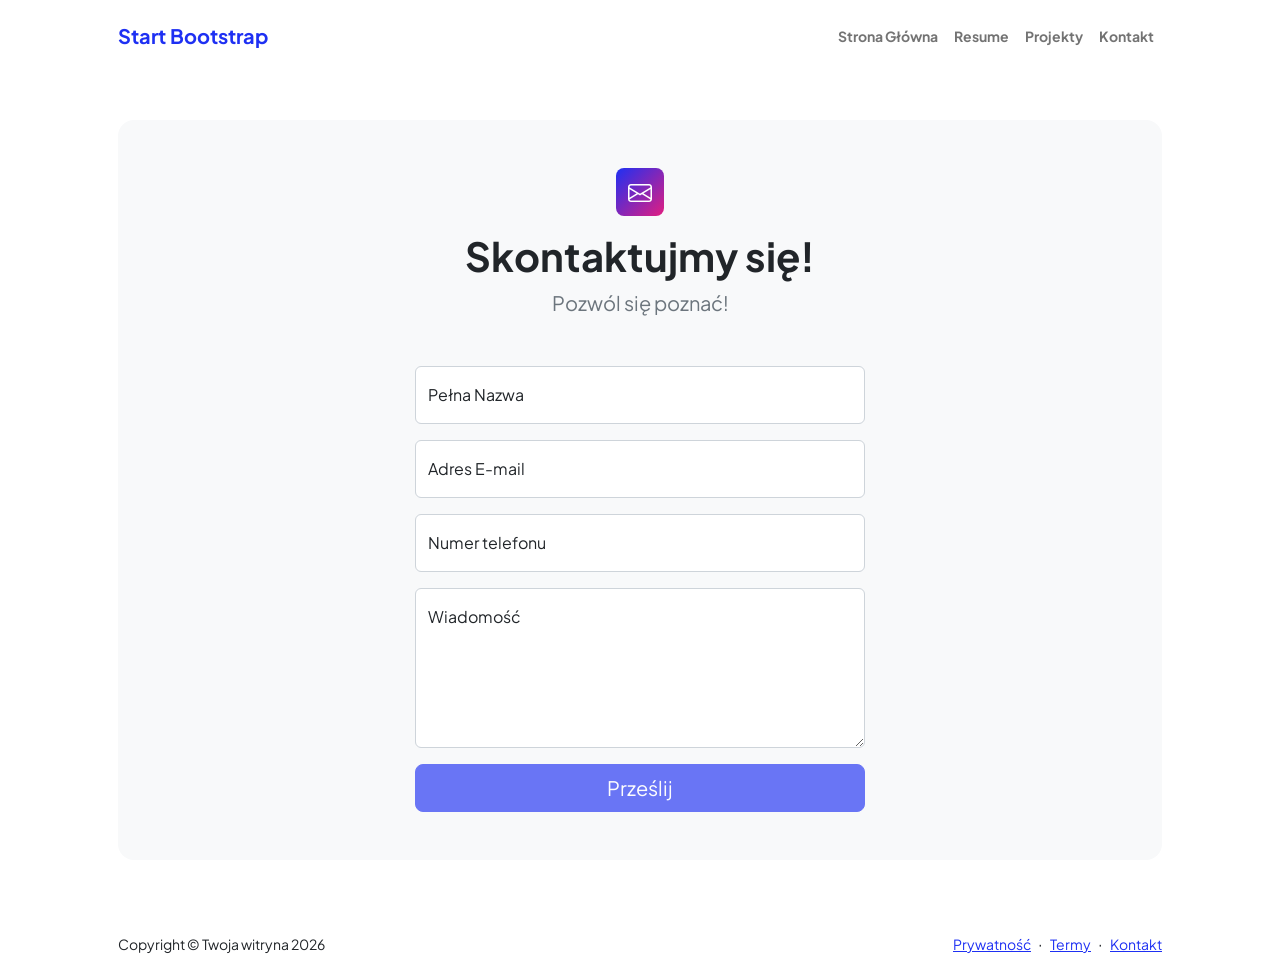
<file: contact.html>
<!DOCTYPE html>
<html lang="en">
    <head>
        <meta charset="utf-8" />
        <meta name="viewport" content="width=device-width, initial-scale=1, shrink-to-fit=no" />
        <meta name="description" content />
        <meta name="author" content />
        <title>Modern Business - Start Bootstrap Template</title>
        <!-- Favicon-->
        <link rel="icon" type="image/x-icon" href="assets/favicon.ico" />
        <!-- Custom Google font-->
        <link rel="preconnect" href="https://fonts.googleapis.com" />
        <link rel="preconnect" href="https://fonts.gstatic.com" crossorigin />
        <link href="https://fonts.googleapis.com/css2?family=Plus+Jakarta+Sans:wght@100;200;300;400;500;600;700;800;900&amp;display=swap" rel="stylesheet" />
        <!-- Bootstrap icons-->
        <link href="https://cdn.jsdelivr.net/npm/bootstrap-icons@1.8.1/font/bootstrap-icons.css" rel="stylesheet" />
        <!-- Core theme CSS (includes Bootstrap)-->
        <link href="css/styles.css" rel="stylesheet" />
    </head>
    <body class="d-flex flex-column">
        <main class="flex-shrink-0">
            <!-- Navigation-->
            <nav class="navbar navbar-expand-lg navbar-light bg-white py-3">
                <div class="container px-5">
                    <a class="navbar-brand" href="index.html"><span class="fw-bolder text-primary">Start Bootstrap</span></a>
                    <button class="navbar-toggler" type="button" data-bs-toggle="collapse" data-bs-target="#navbarSupportedContent" aria-controls="navbarSupportedContent" aria-expanded="false" aria-label="Toggle navigation"><span class="navbar-toggler-icon"></span></button>
                    <div class="collapse navbar-collapse" id="navbarSupportedContent">
                        <ul class="navbar-nav ms-auto mb-2 mb-lg-0 small fw-bolder">
                            <li class="nav-item"><a class="nav-link" href="index.html">Strona Główna</a></li>
                            <li class="nav-item"><a class="nav-link" href="resume.html">Resume</a></li>
                            <li class="nav-item"><a class="nav-link" href="projects.html">Projekty</a></li>
                            <li class="nav-item"><a class="nav-link" href="contact.html">Kontakt</a></li>
                        </ul>
                    </div>
                </div>
            </nav>
            <!-- Page content-->
            <section class="py-5">
                <div class="container px-5">
                    <!-- Contact form-->
                    <div class="bg-light rounded-4 py-5 px-4 px-md-5">
                        <div class="text-center mb-5">
                            <div class="feature bg-primary bg-gradient-primary-to-secondary text-white rounded-3 mb-3"><i class="bi bi-envelope"></i></div>
                            <h1 class="fw-bolder">Skontaktujmy się!</h1>
                            <p class="lead fw-normal text-muted mb-0">Pozwól się poznać!</p>
                        </div>
                        <div class="row gx-5 justify-content-center">
                            <div class="col-lg-8 col-xl-6">
                                <!-- * * * * * * * * * * * * * * *-->
                                <!-- * * SB Forms Contact Form * *-->
                                <!-- * * * * * * * * * * * * * * *-->
                                <!-- This form is pre-integrated with SB Forms.-->
                                <!-- To make this form functional, sign up at-->
                                <!-- https://startbootstrap.com/solution/contact-forms-->
                                <!-- to get an API token!-->
                                <form id="contactForm" data-sb-form-api-token="API_TOKEN">
                                    <!-- Name input-->
                                    <div class="form-floating mb-3">
                                        <input class="form-control" id="name" type="text" placeholder="Enter your name..." data-sb-validations="required" />
                                        <label for="name">Pełna Nazwa</label>
                                        <div class="invalid-feedback" data-sb-feedback="name:required">Nazwa jest potrzebna.</div>
                                    </div>
                                    <!-- Email address input-->
                                    <div class="form-floating mb-3">
                                        <input class="form-control" id="email" type="email" placeholder="name@example.com" data-sb-validations="required,email" />
                                        <label for="email">Adres E-mail</label>
                                        <div class="invalid-feedback" data-sb-feedback="email:required">Potrzebuje system twój Email.</div>
                                        <div class="invalid-feedback" data-sb-feedback="email:email">To nie jest prawidłowy Email.</div>
                                    </div>
                                    <!-- Phone number input-->
                                    <div class="form-floating mb-3">
                                        <input class="form-control" id="phone" type="tel" placeholder="(123) 456-7890" data-sb-validations="required" />
                                        <label for="phone">Numer telefonu</label>
                                        <div class="invalid-feedback" data-sb-feedback="phone:required">Numer telefonu jest potrzebna.</div>
                                    </div>
                                    <!-- Message input-->
                                    <div class="form-floating mb-3">
                                        <textarea class="form-control" id="message" type="text" placeholder="Enter your message here..." style="height: 10rem" data-sb-validations="required"></textarea>
                                        <label for="message">Wiadomość</label>
                                        <div class="invalid-feedback" data-sb-feedback="message:required">Nie bądz taki, wyslij mi wiadomość!</div>
                                    </div>
                                    <!-- Submit success message-->
                                    <!---->
                                    <!-- This is what your users will see when the form-->
                                    <!-- has successfully submitted-->
                                    <div class="d-none" id="submitSuccessMessage">
                                        <div class="text-center mb-3">
                                            <div class="fw-bolder">Twoja forma powiodła się! Dziękujemy.</div>
                                            Zeby zaaktywować tą formę, przejdz na strone nazwaną 
                                            <br />
                                            <a href="https://startbootstrap.com/solution/contact-forms">https://startbootstrap.com/solution/contact-forms</a>
                                        </div>
                                    </div>
                                    <!-- Submit error message-->
                                    <!---->
                                    <!-- This is what your users will see when there is-->
                                    <!-- an error submitting the form-->
                                    <div class="d-none" id="submitErrorMessage"><div class="text-center text-danger mb-3">Ups, nie mogło wysłać wiadomość, sprówój znowu!</div></div>
                                    <!-- Submit Button-->
                                    <div class="d-grid"><button class="btn btn-primary btn-lg disabled" id="submitButton" type="submit">Prześlij</button></div>
                                </form>
                            </div>
                        </div>
                    </div>
                </div>
            </section>
        </main>
        <!-- Footer-->
        <footer class="bg-white py-4 mt-auto">
            <div class="container px-5">
                <div class="row align-items-center justify-content-between flex-column flex-sm-row">
                    <div class="col-auto"><div class="small m-0">Copyright &copy; Twoja witryna 2026</div></div>
                    <div class="col-auto">
                        <a class="small" href="#!">Prywatność</a>
                        <span class="mx-1">&middot;</span>
                        <a class="small" href="#!">Termy</a>
                        <span class="mx-1">&middot;</span>
                        <a class="small" href="#!">Kontakt</a>
                    </div>
                </div>
            </div>
        </footer>
        <!-- Bootstrap core JS-->
        <script src="https://cdn.jsdelivr.net/npm/bootstrap@5.2.3/dist/js/bootstrap.bundle.min.js"></script>
        <!-- Core theme JS-->
        <script src="js/scripts.js"></script>
        <!-- * * * * * * * * * * * * * * * * * * * * * * * * * * * * * * * * * * * * * * * *-->
        <!-- * *                               SB Forms JS                               * *-->
        <!-- * * Activate your form at https://startbootstrap.com/solution/contact-forms * *-->
        <!-- * * * * * * * * * * * * * * * * * * * * * * * * * * * * * * * * * * * * * * * *-->
        <script src="https://cdn.startbootstrap.com/sb-forms-latest.js"></script>
    </body>
</html>
</file>
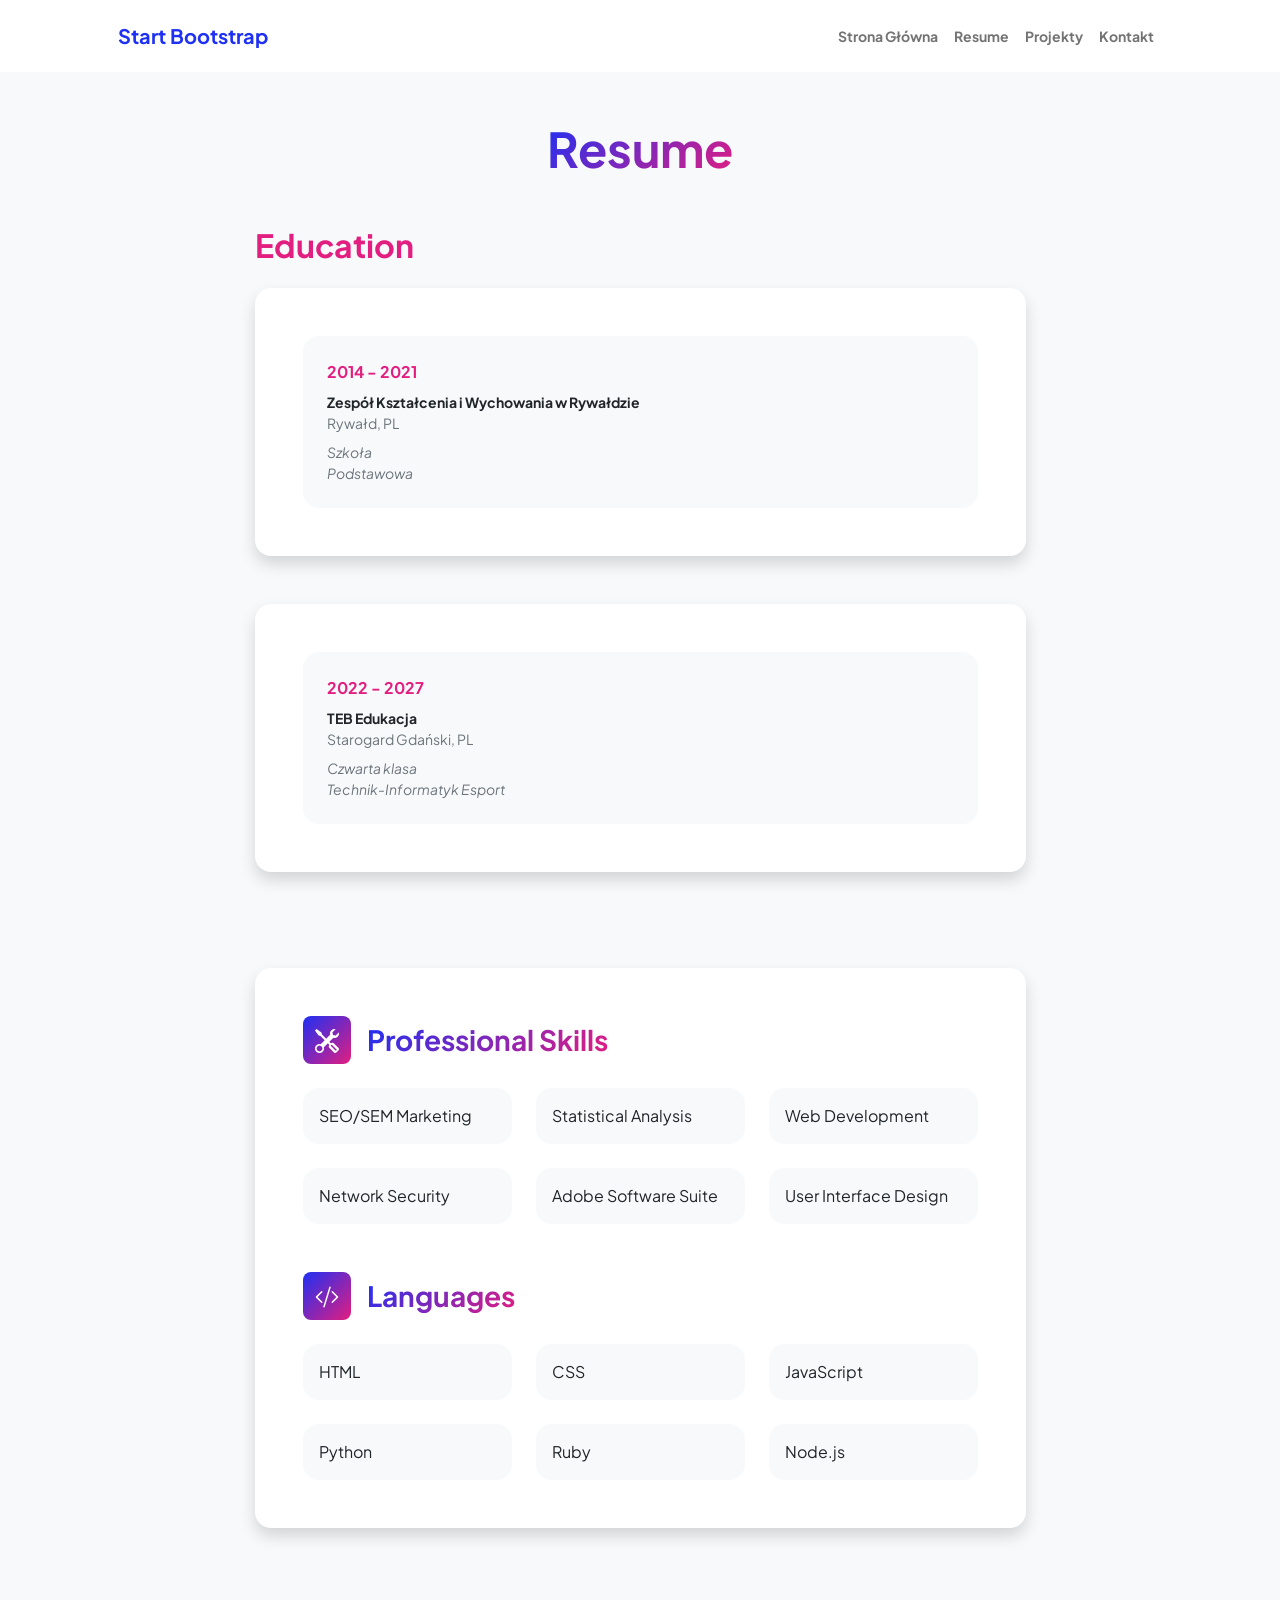
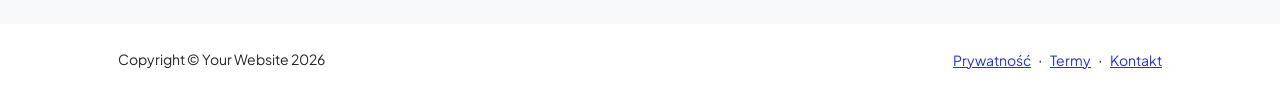
<file: resume.html>
<!DOCTYPE html>
<html lang="en">
    <head>
        <meta charset="utf-8" />
        <meta name="viewport" content="width=device-width, initial-scale=1, shrink-to-fit=no" />
        <meta name="description" content="" />
        <meta name="author" content="" />
        <title>Personal - Start Bootstrap Template</title>
        <!-- Favicon-->
        <link rel="icon" type="image/x-icon" href="assets/favicon.ico" />
        <!-- Custom Google font-->
        <link rel="preconnect" href="https://fonts.googleapis.com" />
        <link rel="preconnect" href="https://fonts.gstatic.com" crossorigin />
        <link href="https://fonts.googleapis.com/css2?family=Plus+Jakarta+Sans:wght@100;200;300;400;500;600;700;800;900&amp;display=swap" rel="stylesheet" />
        <!-- Bootstrap icons-->
        <link href="https://cdn.jsdelivr.net/npm/bootstrap-icons@1.8.1/font/bootstrap-icons.css" rel="stylesheet" />
        <!-- Core theme CSS (includes Bootstrap)-->
        <link href="css/styles.css" rel="stylesheet" />
    </head>
    <body class="d-flex flex-column h-100 bg-light">
        <main class="flex-shrink-0">
            <!-- Navigation-->
            <nav class="navbar navbar-expand-lg navbar-light bg-white py-3">
                <div class="container px-5">
                    <a class="navbar-brand" href="index.html"><span class="fw-bolder text-primary">Start Bootstrap</span></a>
                    <button class="navbar-toggler" type="button" data-bs-toggle="collapse" data-bs-target="#navbarSupportedContent" aria-controls="navbarSupportedContent" aria-expanded="false" aria-label="Toggle navigation"><span class="navbar-toggler-icon"></span></button>
                    <div class="collapse navbar-collapse" id="navbarSupportedContent">
                        <ul class="navbar-nav ms-auto mb-2 mb-lg-0 small fw-bolder">
                            <li class="nav-item"><a class="nav-link" href="index.html">Strona Główna</a></li>
                            <li class="nav-item"><a class="nav-link" href="resume.html">Resume</a></li>
                            <li class="nav-item"><a class="nav-link" href="projects.html">Projekty</a></li>
                            <li class="nav-item"><a class="nav-link" href="contact.html">Kontakt</a></li>
                        </ul>
                    </div>
                </div>
            </nav>
            <!-- Page Content-->
            <div class="container px-5 my-5">
                <div class="text-center mb-5">
                    <h1 class="display-5 fw-bolder mb-0"><span class="text-gradient d-inline">Resume</span></h1>
                </div>
                <div class="row gx-5 justify-content-center">
                    <div class="col-lg-11 col-xl-9 col-xxl-8">
<!-- Education Section-->
                        <section>
                            <h2 class="text-secondary fw-bolder mb-4">Education</h2>
                            <!-- Education Card 1-->
                            <div class="card shadow border-0 rounded-4 mb-5">
                                <div class="card-body p-5">
                                    <div class="row align-items-center gx-5">
                                        <div class="col text-center text-lg-start mb-4 mb-lg-0">
                                            <div class="bg-light p-4 rounded-4">
                                                <div class="text-secondary fw-bolder mb-2">2014 - 2021</div>
                                                <div class="mb-2">
                                                    <div class="small fw-bolder">Zespół Kształcenia i Wychowania w Rywałdzie</div>
                                                    <div class="small text-muted">Rywałd, PL</div>
                                                </div>
                                                <div class="fst-italic">
                                                    <div class="small text-muted">Szkoła</div>
                                                    <div class="small text-muted">Podstawowa</div>
                                                </div>
                                            </div>
                                        </div>
                                    </div>
                                </div>
                            </div>
                            <!-- Education Card 2-->
                            <div class="card shadow border-0 rounded-4 mb-5">
                                <div class="card-body p-5">
                                    <div class="row align-items-center gx-5">
                                        <div class="col text-center text-lg-start mb-4 mb-lg-0">
                                            <div class="bg-light p-4 rounded-4">
                                                <div class="text-secondary fw-bolder mb-2">2022 - 2027</div>
                                                <div class="mb-2">
                                                    <div class="small fw-bolder">TEB Edukacja</div>
                                                    <div class="small text-muted">Starogard Gdański, PL</div>
                                                </div>
                                                <div class="fst-italic">
                                                    <div class="small text-muted">Czwarta klasa</div>
                                                    <div class="small text-muted">Technik-Informatyk Esport</div>
                                                </div>
                                            </div>
                                        </div>
                                </div>
                            </div>
                        </section>
                        <!-- Divider-->
                        <div class="pb-5"></div>
                        <!-- Skills Section-->
                        <section>
                            <!-- Skillset Card-->
                            <div class="card shadow border-0 rounded-4 mb-5">
                                <div class="card-body p-5">
                                    <!-- Professional skills list-->
                                    <div class="mb-5">
                                        <div class="d-flex align-items-center mb-4">
                                            <div class="feature bg-primary bg-gradient-primary-to-secondary text-white rounded-3 me-3"><i class="bi bi-tools"></i></div>
                                            <h3 class="fw-bolder mb-0"><span class="text-gradient d-inline">Professional Skills</span></h3>
                                        </div>
                                        <div class="row row-cols-1 row-cols-md-3 mb-4">
                                            <div class="col mb-4 mb-md-0"><div class="d-flex align-items-center bg-light rounded-4 p-3 h-100">SEO/SEM Marketing</div></div>
                                            <div class="col mb-4 mb-md-0"><div class="d-flex align-items-center bg-light rounded-4 p-3 h-100">Statistical Analysis</div></div>
                                            <div class="col"><div class="d-flex align-items-center bg-light rounded-4 p-3 h-100">Web Development</div></div>
                                        </div>
                                        <div class="row row-cols-1 row-cols-md-3">
                                            <div class="col mb-4 mb-md-0"><div class="d-flex align-items-center bg-light rounded-4 p-3 h-100">Network Security</div></div>
                                            <div class="col mb-4 mb-md-0"><div class="d-flex align-items-center bg-light rounded-4 p-3 h-100">Adobe Software Suite</div></div>
                                            <div class="col"><div class="d-flex align-items-center bg-light rounded-4 p-3 h-100">User Interface Design</div></div>
                                        </div>
                                    </div>
                                    <!-- Languages list-->
                                    <div class="mb-0">
                                        <div class="d-flex align-items-center mb-4">
                                            <div class="feature bg-primary bg-gradient-primary-to-secondary text-white rounded-3 me-3"><i class="bi bi-code-slash"></i></div>
                                            <h3 class="fw-bolder mb-0"><span class="text-gradient d-inline">Languages</span></h3>
                                        </div>
                                        <div class="row row-cols-1 row-cols-md-3 mb-4">
                                            <div class="col mb-4 mb-md-0"><div class="d-flex align-items-center bg-light rounded-4 p-3 h-100">HTML</div></div>
                                            <div class="col mb-4 mb-md-0"><div class="d-flex align-items-center bg-light rounded-4 p-3 h-100">CSS</div></div>
                                            <div class="col"><div class="d-flex align-items-center bg-light rounded-4 p-3 h-100">JavaScript</div></div>
                                        </div>
                                        <div class="row row-cols-1 row-cols-md-3">
                                            <div class="col mb-4 mb-md-0"><div class="d-flex align-items-center bg-light rounded-4 p-3 h-100">Python</div></div>
                                            <div class="col mb-4 mb-md-0"><div class="d-flex align-items-center bg-light rounded-4 p-3 h-100">Ruby</div></div>
                                            <div class="col"><div class="d-flex align-items-center bg-light rounded-4 p-3 h-100">Node.js</div></div>
                                        </div>
                                    </div>
                                </div>
                            </div>
                        </section>
                    </div>
                </div>
            </div>
        </main>
        <!-- Footer-->
        <footer class="bg-white py-4 mt-auto">
            <div class="container px-5">
                <div class="row align-items-center justify-content-between flex-column flex-sm-row">
                    <div class="col-auto"><div class="small m-0">Copyright &copy; Your Website 2026</div></div>
                    <div class="col-auto">
                        <a class="small" href="#!">Prywatność</a>
                        <span class="mx-1">&middot;</span>
                        <a class="small" href="#!">Termy</a>
                        <span class="mx-1">&middot;</span>
                        <a class="small" href="#!">Kontakt</a>
                    </div>
                </div>
            </div>
        </footer>
        <!-- Bootstrap core JS-->
        <script src="https://cdn.jsdelivr.net/npm/bootstrap@5.2.3/dist/js/bootstrap.bundle.min.js"></script>
        <!-- Core theme JS-->
        <script src="js/scripts.js"></script>
    </body>
</html>
</file>
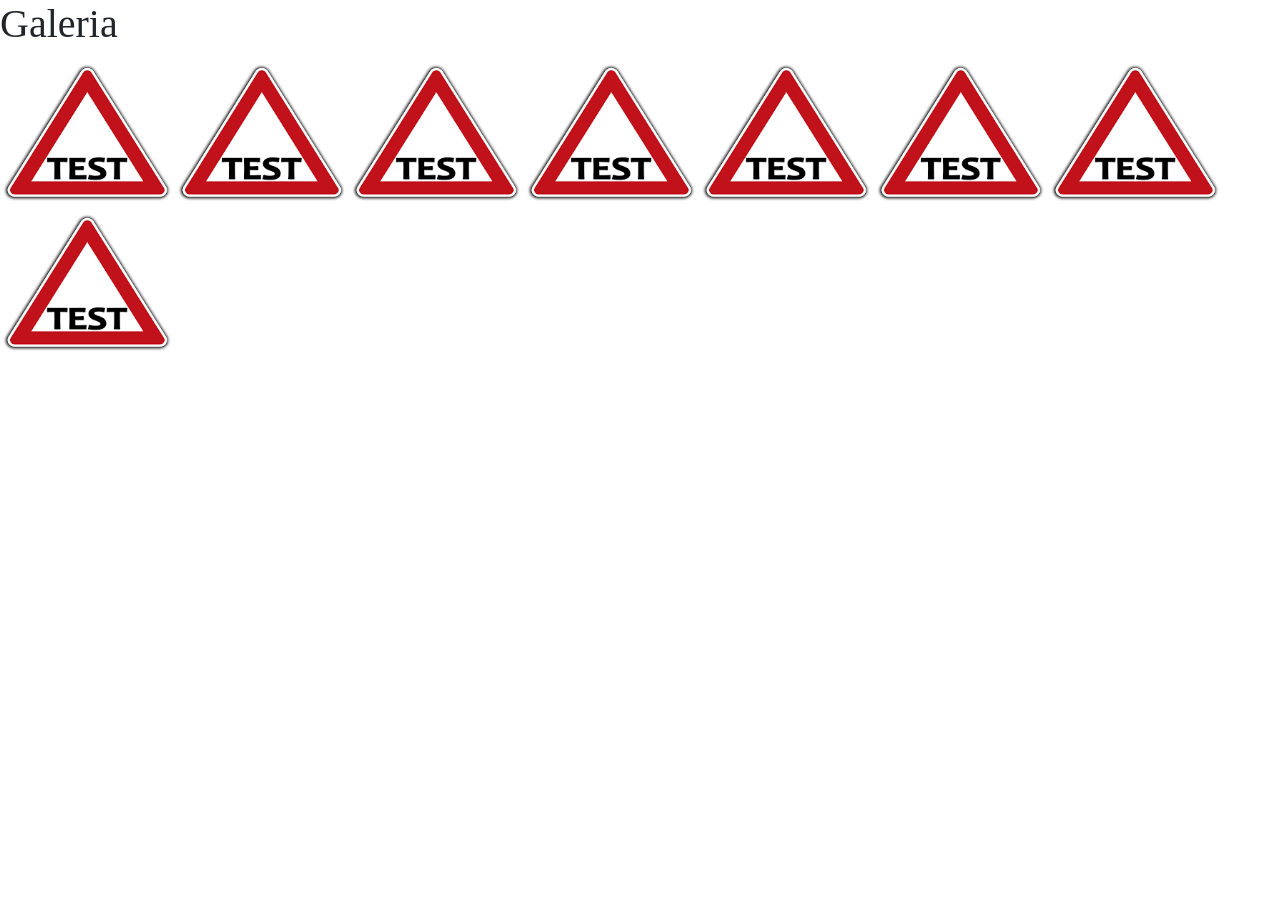
<file: str2.html>
<!DOCTYPE html>
<html lang="pl">
<head>
    <meta charset="UTF-8">
    <meta name="viewport" content="width=device-width, initial-scale=1.0">
    <title>Document</title>
    <link rel="stylesheet" href="style.css">
</head>
<body>
     <main>
        <h1>Galeria</h1>
        <img src="test.png" alt="img0" height="150px">
        <img src="test.png" alt="img1" height="150px">
        <img src="test.png" alt="img2" height="150px">
        <img src="test.png" alt="img3" height="150px">
        <img src="test.png" alt="img4" height="150px">
        <img src="test.png" alt="img5" height="150px">
        <img src="test.png" alt="img6" height="150px">
        <img src="test.png" alt="img7" height="150px">
    </main>
</body>
</html>
</file>
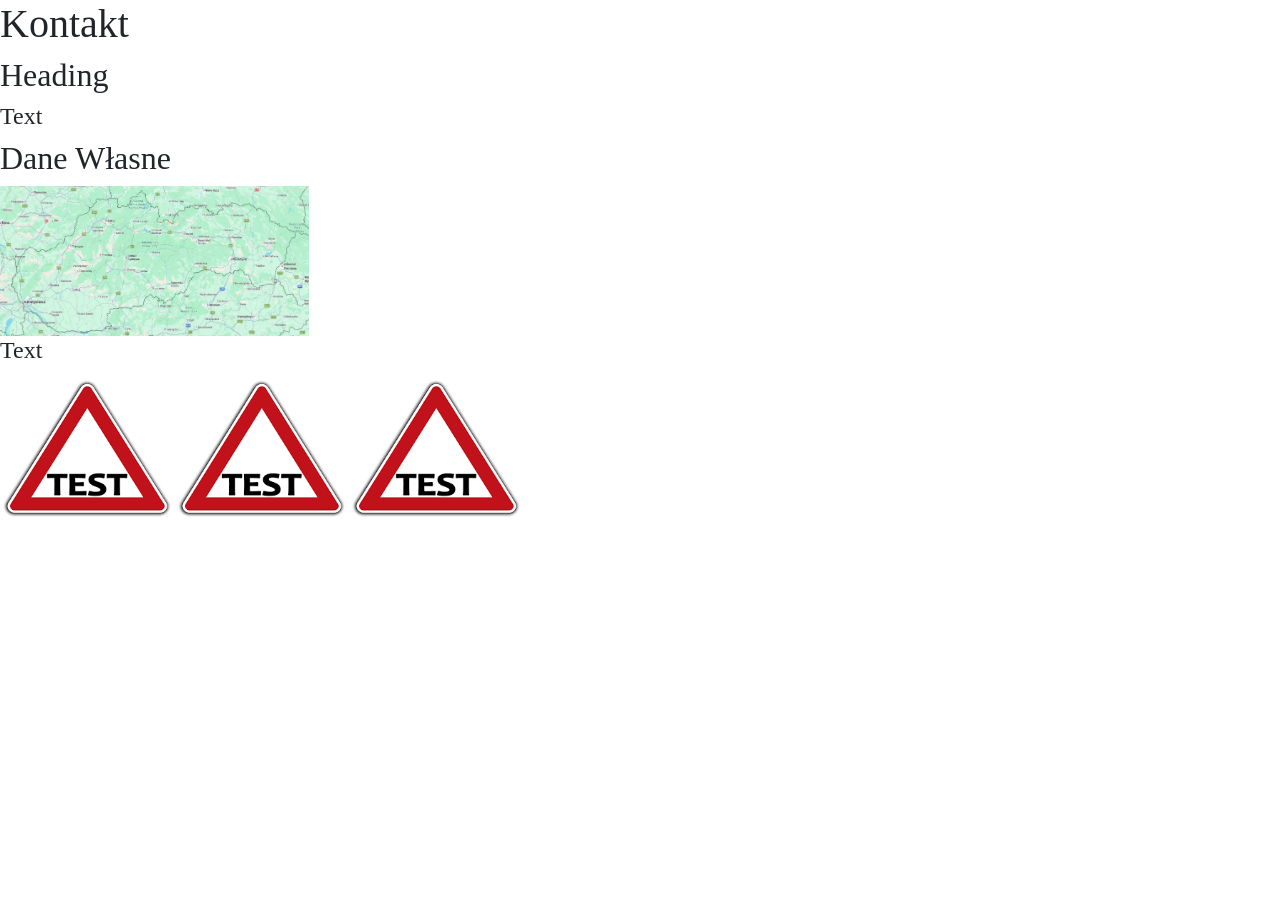
<file: str3.html>
<!DOCTYPE html>
<html lang="pl">
<head>
    <meta charset="UTF-8">
    <meta name="viewport" content="width=device-width, initial-scale=1.0">
    <title>Document</title>
    <link rel="stylesheet" href="style.css">
</head>
<body>
    <footer>
    <h1>Kontakt</h1>
    <h2>Heading</h2>
    <h4>Text</h4>
    <h2>Dane Własne</h2>
    <img id="slovakia2" src="slovakia.png" alt="img9" height="150px">
    <h4>Text</h4>
    <img src="test.png" alt="img10" height="150px">
    <img src="test.png" alt="img11" height="150px">
    <img src="test.png" alt="img12" height="150px">
    </footer>
</body>
</html>
</file>
